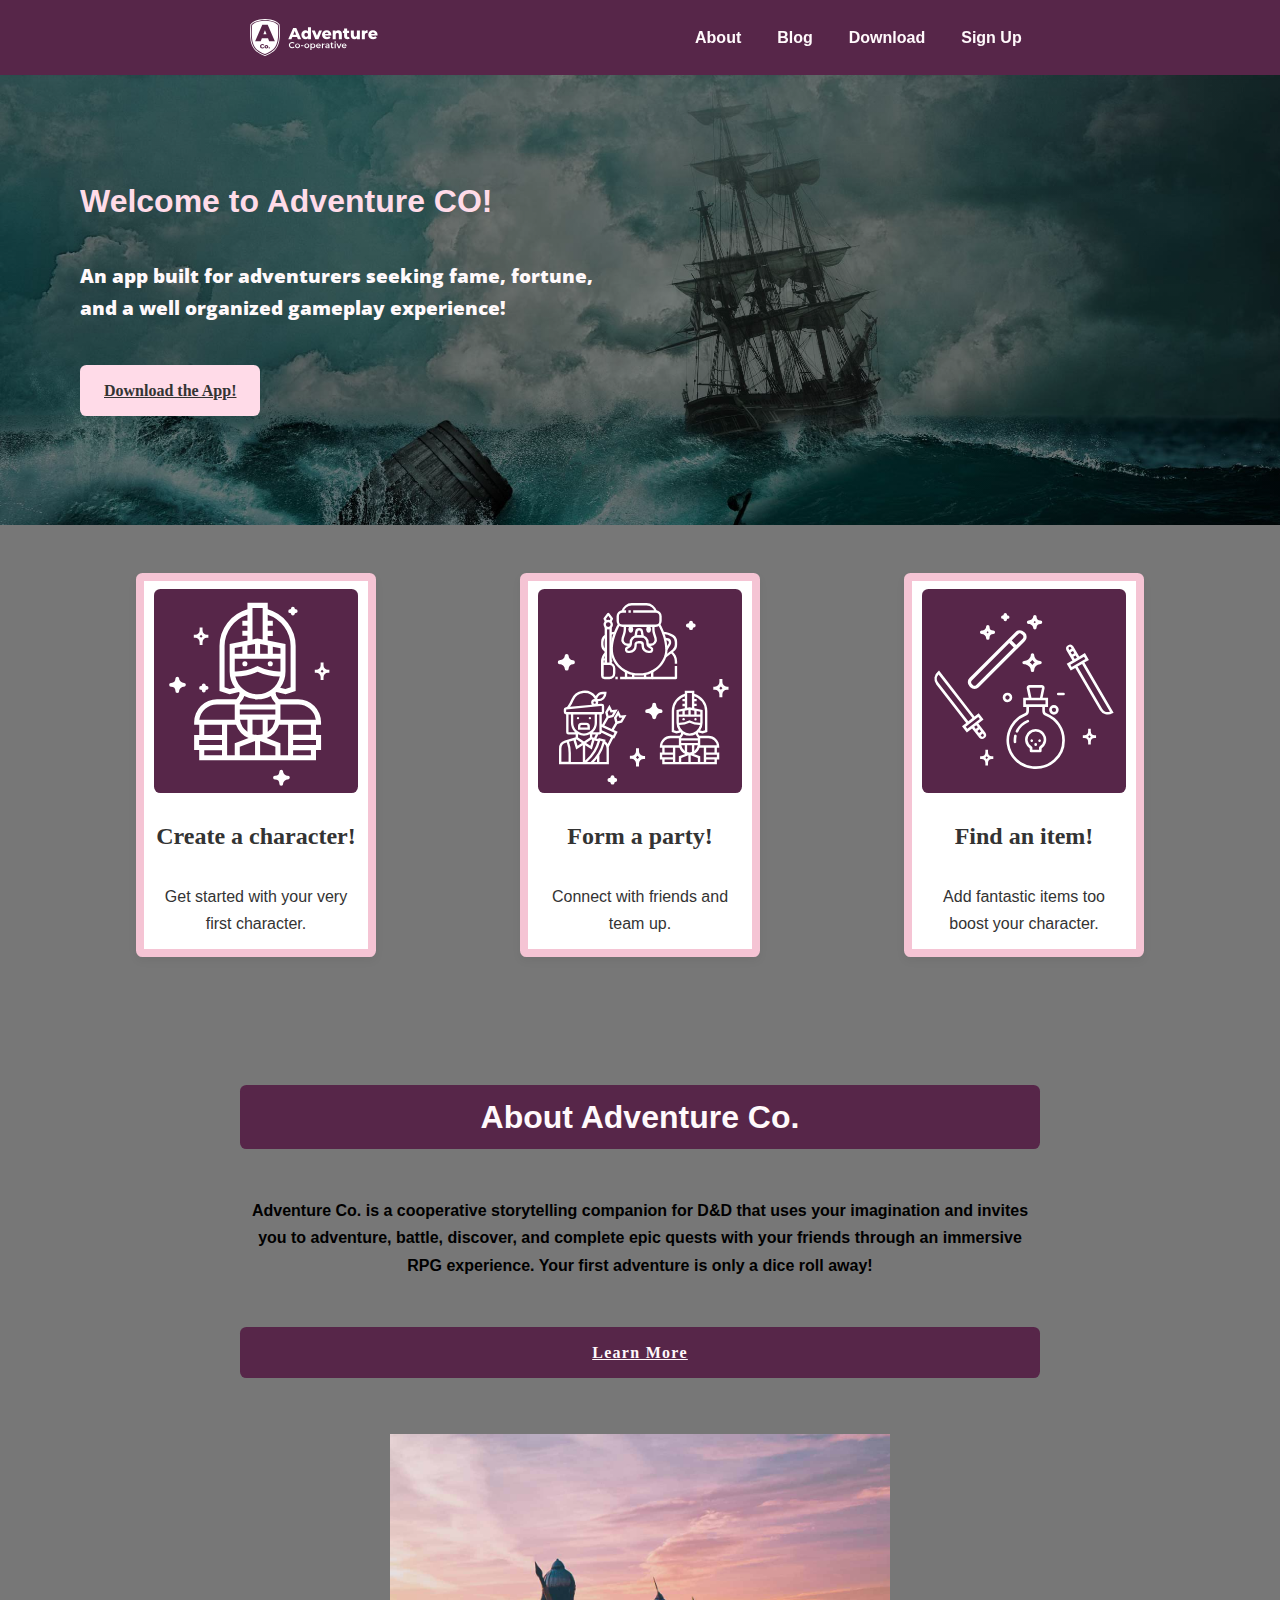
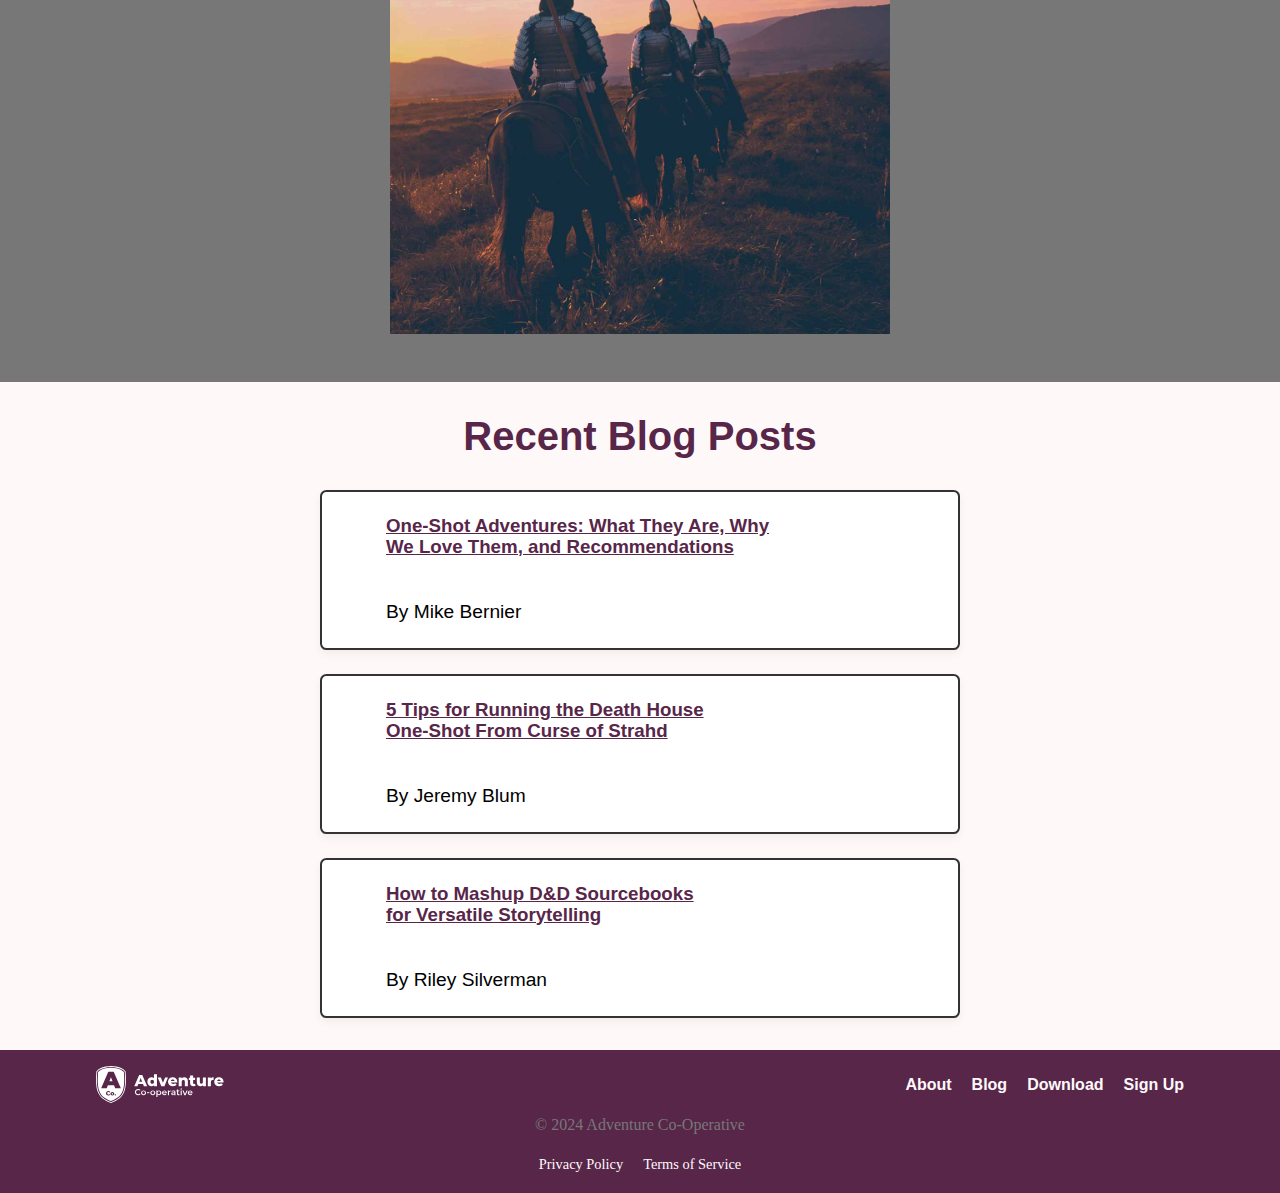
<file: index.html>
<!DOCTYPE html>
<html lang="en">
<head>
  <meta charset="UTF-8">
  <meta name="viewport" content="width=device-width, initial-scale=1.0">
  <link rel="stylesheet" href="css/reset.css">
  <link rel="stylesheet" href="css/main.css">
  <link rel="preconnect" href="https://fonts.googleapis.com">
<link rel="preconnect" href="https://fonts.gstatic.com" crossorigin>
<link href="https://fonts.googleapis.com/css2?family=Roboto+Serif:ital,opsz,wght@0,8..144,100..900;1,8..144,100..900&display=swap" rel="stylesheet">
<link rel="preconnect" href="https://fonts.googleapis.com">
<link rel="preconnect" href="https://fonts.gstatic.com" crossorigin>
<link href="https://fonts.googleapis.com/css2?family=Open+Sans:ital@0;1&display=swap" rel="stylesheet">
  <title>Adventure Co. Website Content</title>
</head>

<body>

  <header class="header">
    <div class="header__content container">
      <a href="#" class="header__logo">
        <img class="header__logo-icon" src="images/logo-ac.svg" alt="Adventure Co.">
      <!--insert logo and link to home page-->
      </a>

      <nav class="nav">
        <ul class="nav__list">
          <li ><a href="#" class="nav__link">About</a></li>
          <li ><a href="#" class="nav__link">Blog</a></li>
          <li ><a href="#" class="nav__link">Download</a></li>
          <li ><a href="#" class="nav__link">Sign Up</a></li>
        </ul>
      </nav>

    </div>
  </header>

<main class="main">
<!--Banner-->
  <section class="banner">
    <div class="banner__content container">
      <h1 class="banner__title">
        Welcome to Adventure CO!
      </h1>
      <p class="banner__text">
        An app built for adventurers seeking fame, fortune, and a well organized gameplay experience!
      </p>
      <a href="#" class="banner__btn btn">Download the App!</a>
      </div>
  </section>

  <!--Cards-->
  <section class="cards">
    <div class="cards__content container">

      <article class="cards__group">
      <img class="cards__group-icon" src="images/card-character.svg" alt="Character">
      <h2 class="cards__title">Create a character!</h2>
      <p class="cards__text">
        Get started with your very first character.
      </p>
      </article>
      <article class="cards__group">
      <img class="cards__group-icon" src="images/card-party.svg" alt="Party">
      <h2 class="cards__title">Form a party!</h2>
      <p class="cards__text">
        Connect with friends and team up.
      </p>
      </article>
      <article class="cards__group">
      <img class="cards__group-icon" src="images/card-items.svg" alt="Items">
      <h2 class="cards__title">Find an item!</h2>
      <p class="cards__text">
        Add fantastic items too boost your character.
      </p>
      </article>
    </div>
  </section>

  <!--About-->
  <section class="about">
    <div class="about__group container">
      <div class="about__content">
        <h2 class="about__title">About Adventure Co.</h2>
        <p class="about__text">
          Adventure Co. is a cooperative storytelling companion for D&D that uses your imagination and invites you to adventure, battle, discover, and complete epic quests with your friends through an immersive RPG experience. Your first adventure is only a dice roll away!
        </p>
        <a href="#" class="about__btn btn">Learn More</a>
      </div>
      <img class="about__img" src="images/about.jpg" alt="knights on horses">
    </div>
    </section>

<!--Posts-->
  <section class="post">
    <div class="container">
      <h2 class="post__title-big">Recent Blog Posts</h2>
      <div class="post__content">
      <article class="post__group">
        <h3><a href="blog-post.html" class="post__link">One-Shot Adventures: What They Are, Why We Love Them, and Recommendations
</a></h3>
        <p class="post__author">By Mike Bernier</p>
      </article>

      <article class="post__group">
        <h3><a href="#" class="post__link">5 Tips for Running the Death House One-Shot From Curse of Strahd
</a></h3>
        <p class="post__author">By Jeremy Blum</p>
      </article>

      <article class="post__group">
        <h3><a href="#" class="post__link">How to Mashup D&D Sourcebooks for Versatile Storytelling</a></h3>
        <p class="post__author">By Riley Silverman</p>
      </article>
       </div>
       </div>
</section>

</main>

<!--Footer-->
<footer class="footer">
  <div class="footer__content container">
    <a href="#" class="footer__logo">
        <img class="footer__logo-icon" src="images/logo-ac.svg" alt="Adventure Co.">
      <!--insert logo and link to home page-->
      </a>
    <!--insert logo and link<a ></a>-->
  <nav class="footer__nav">
    <ul class="footer-nav__list">
      <li><a href="#" class="footer-nav__link">About</a></li>
      <li><a href="#" class="footer-nav__link">Blog</a></li>
      <li><a href="#" class="footer-nav__link">Download</a></li>
      <li><a href="#" class="footer-nav__link">Sign Up</a></li>
    </ul>
  </nav>
  </div>

    <div class="footer__legal">
    <p class="footer__copy">© 2024 Adventure Co-Operative</p>
    <ul class="footer__policy">
    <li><a href="#" class="footer__policy-link">Privacy Policy</a></li>
    <li><a href="#" class="footer__policy-link">Terms of Service</a></li>
  </ul>
    </div>
</footer>

</body>
</html>
</file>
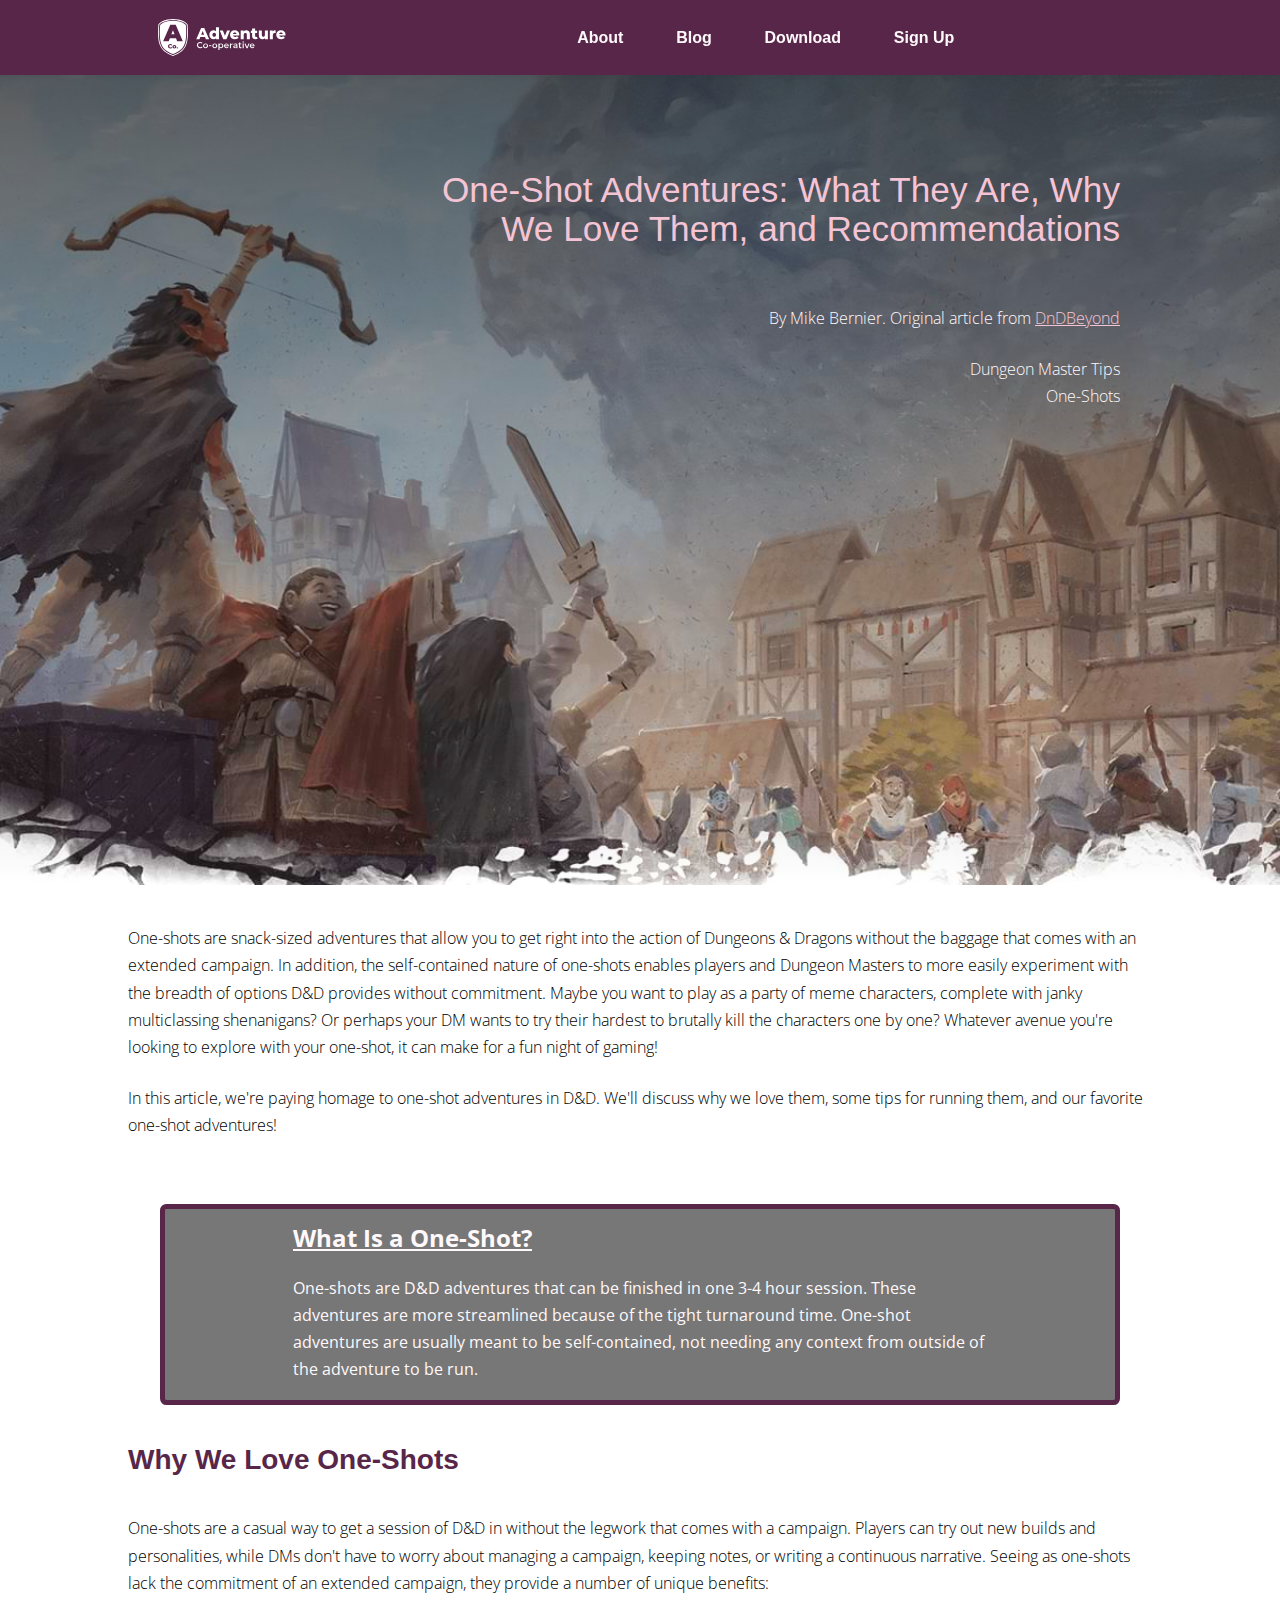
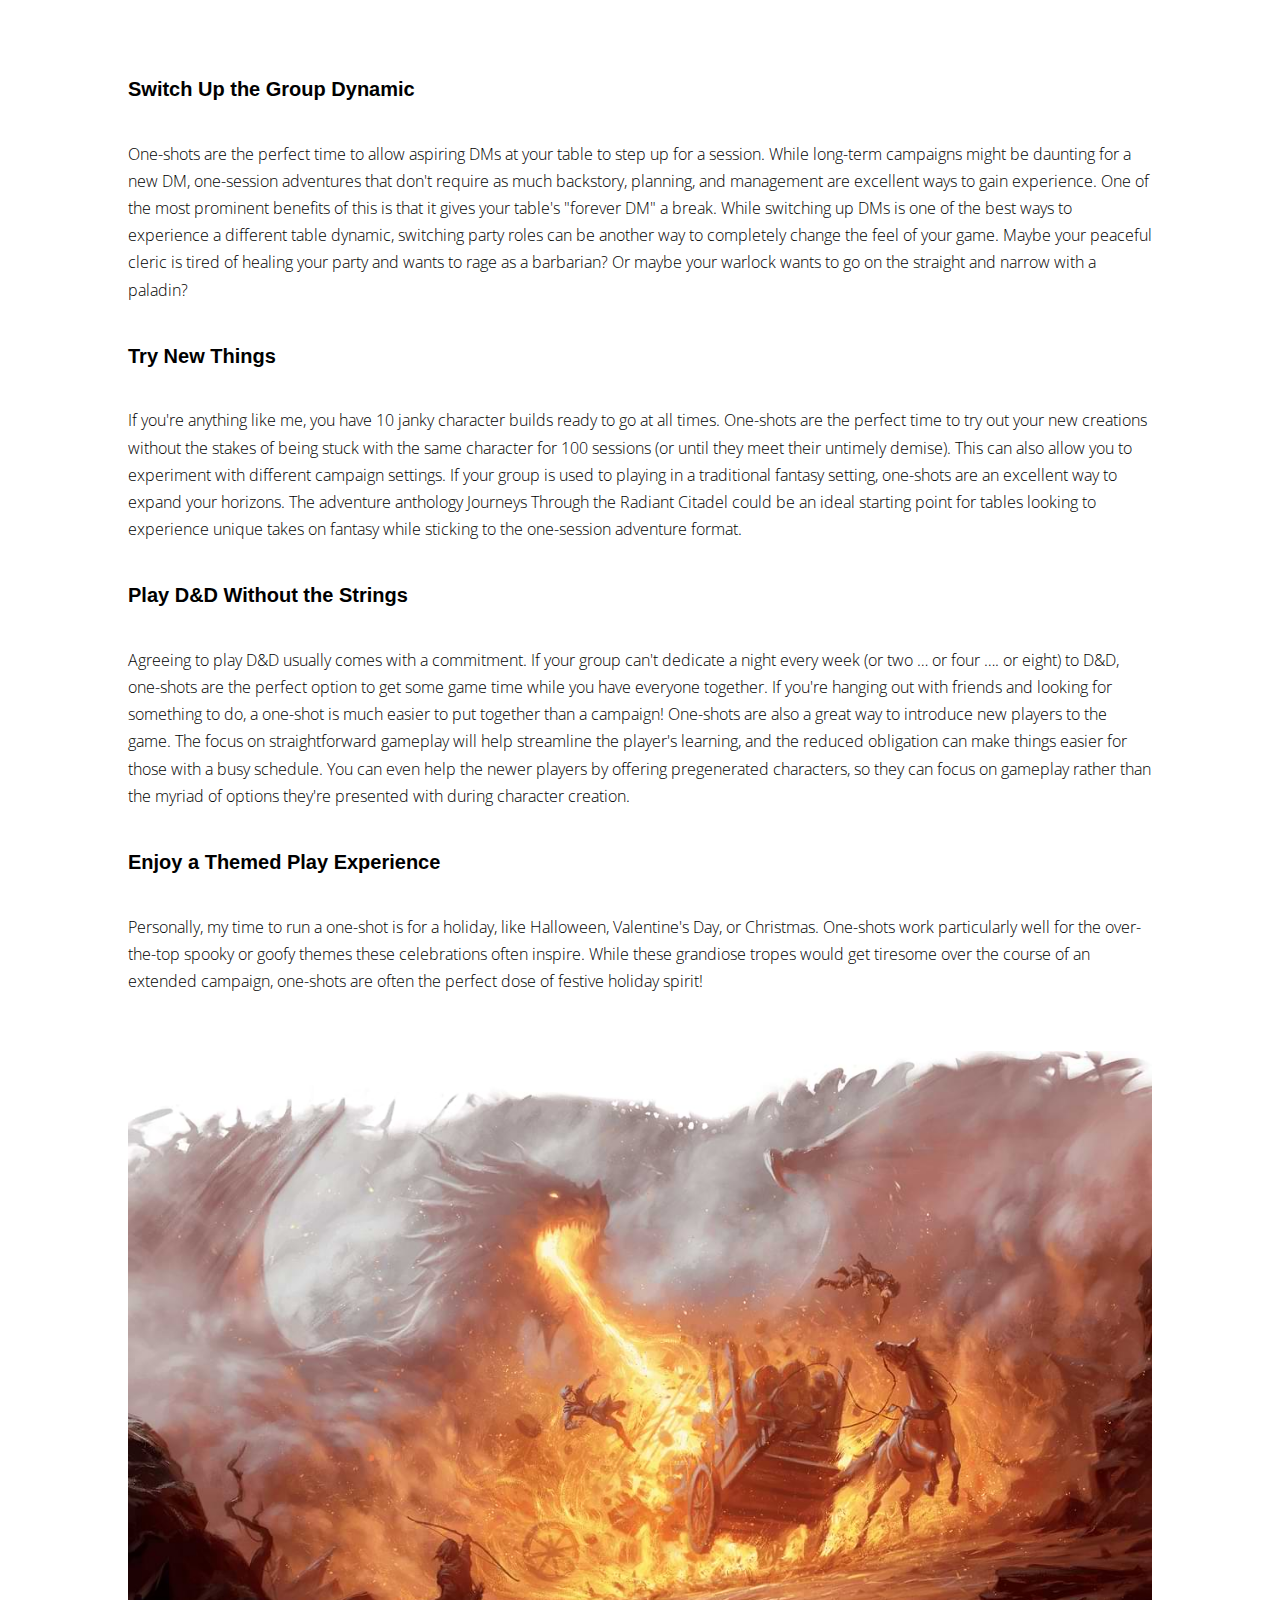
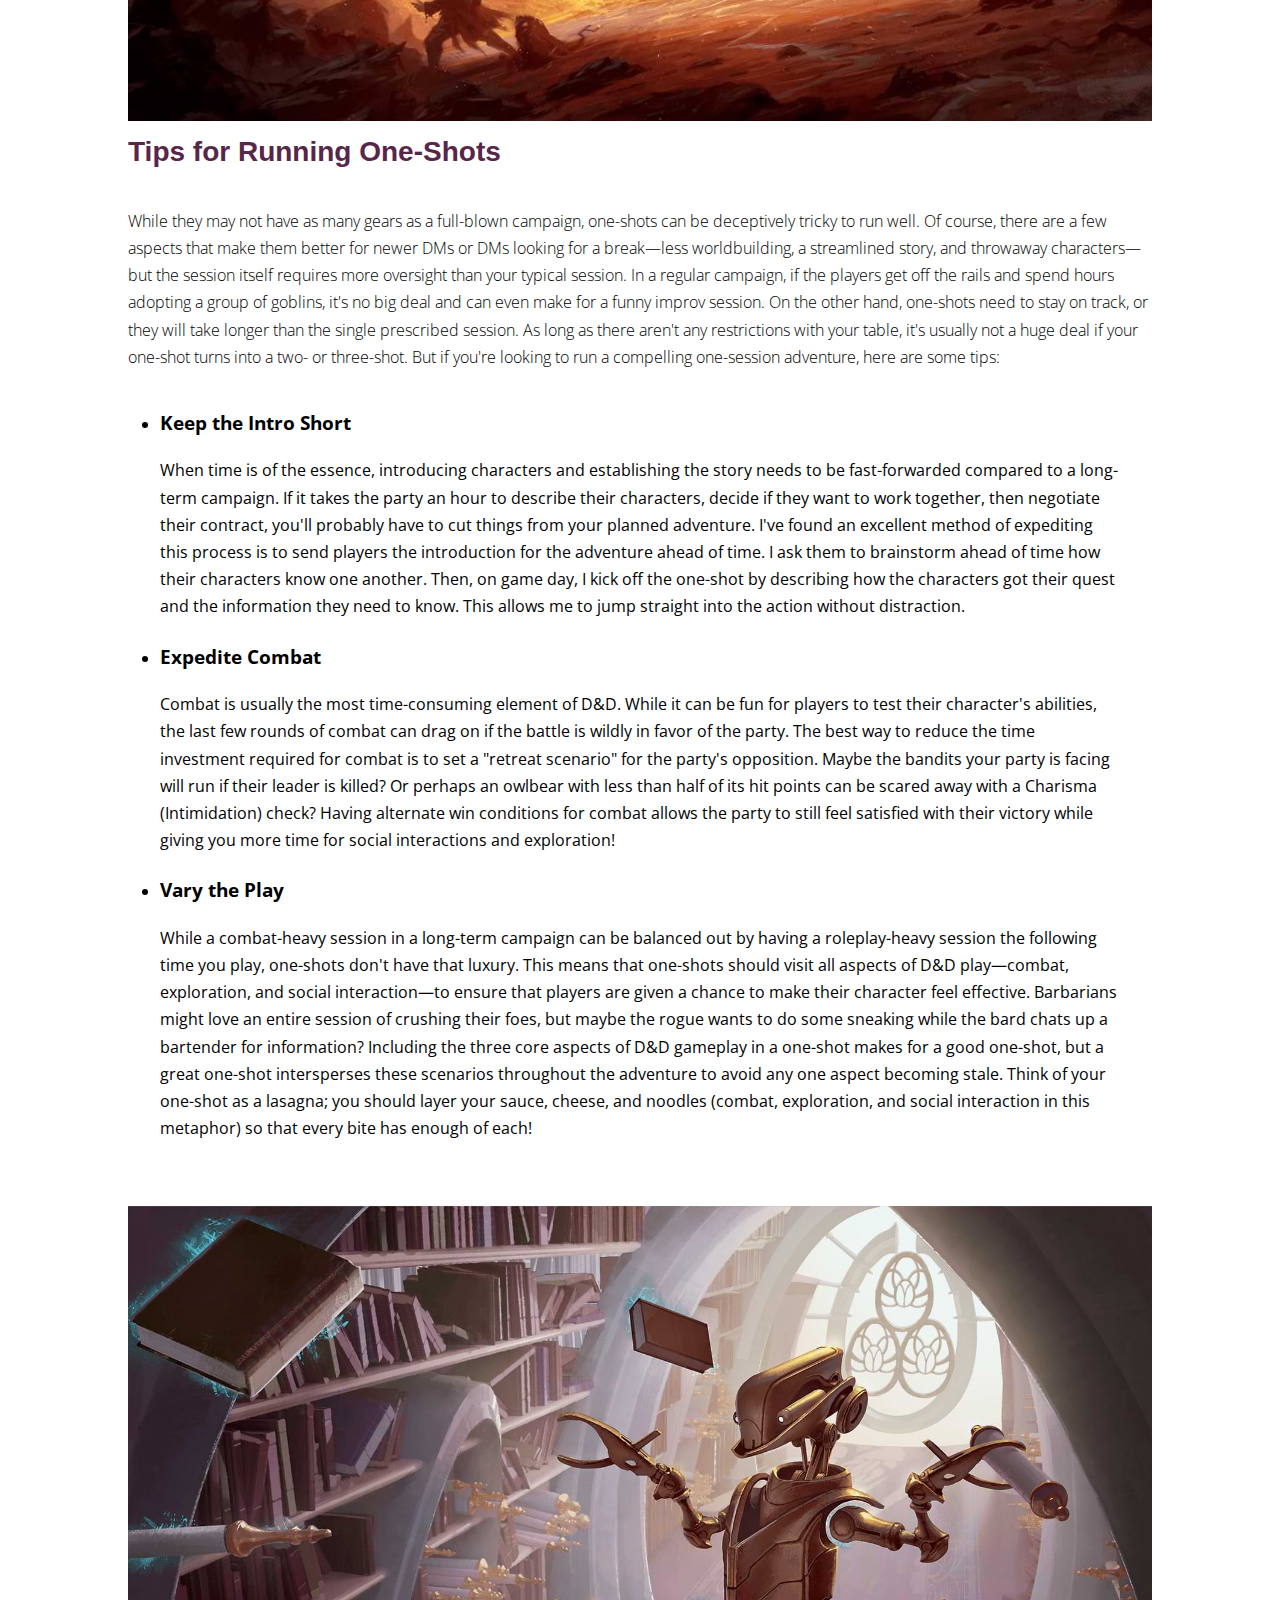
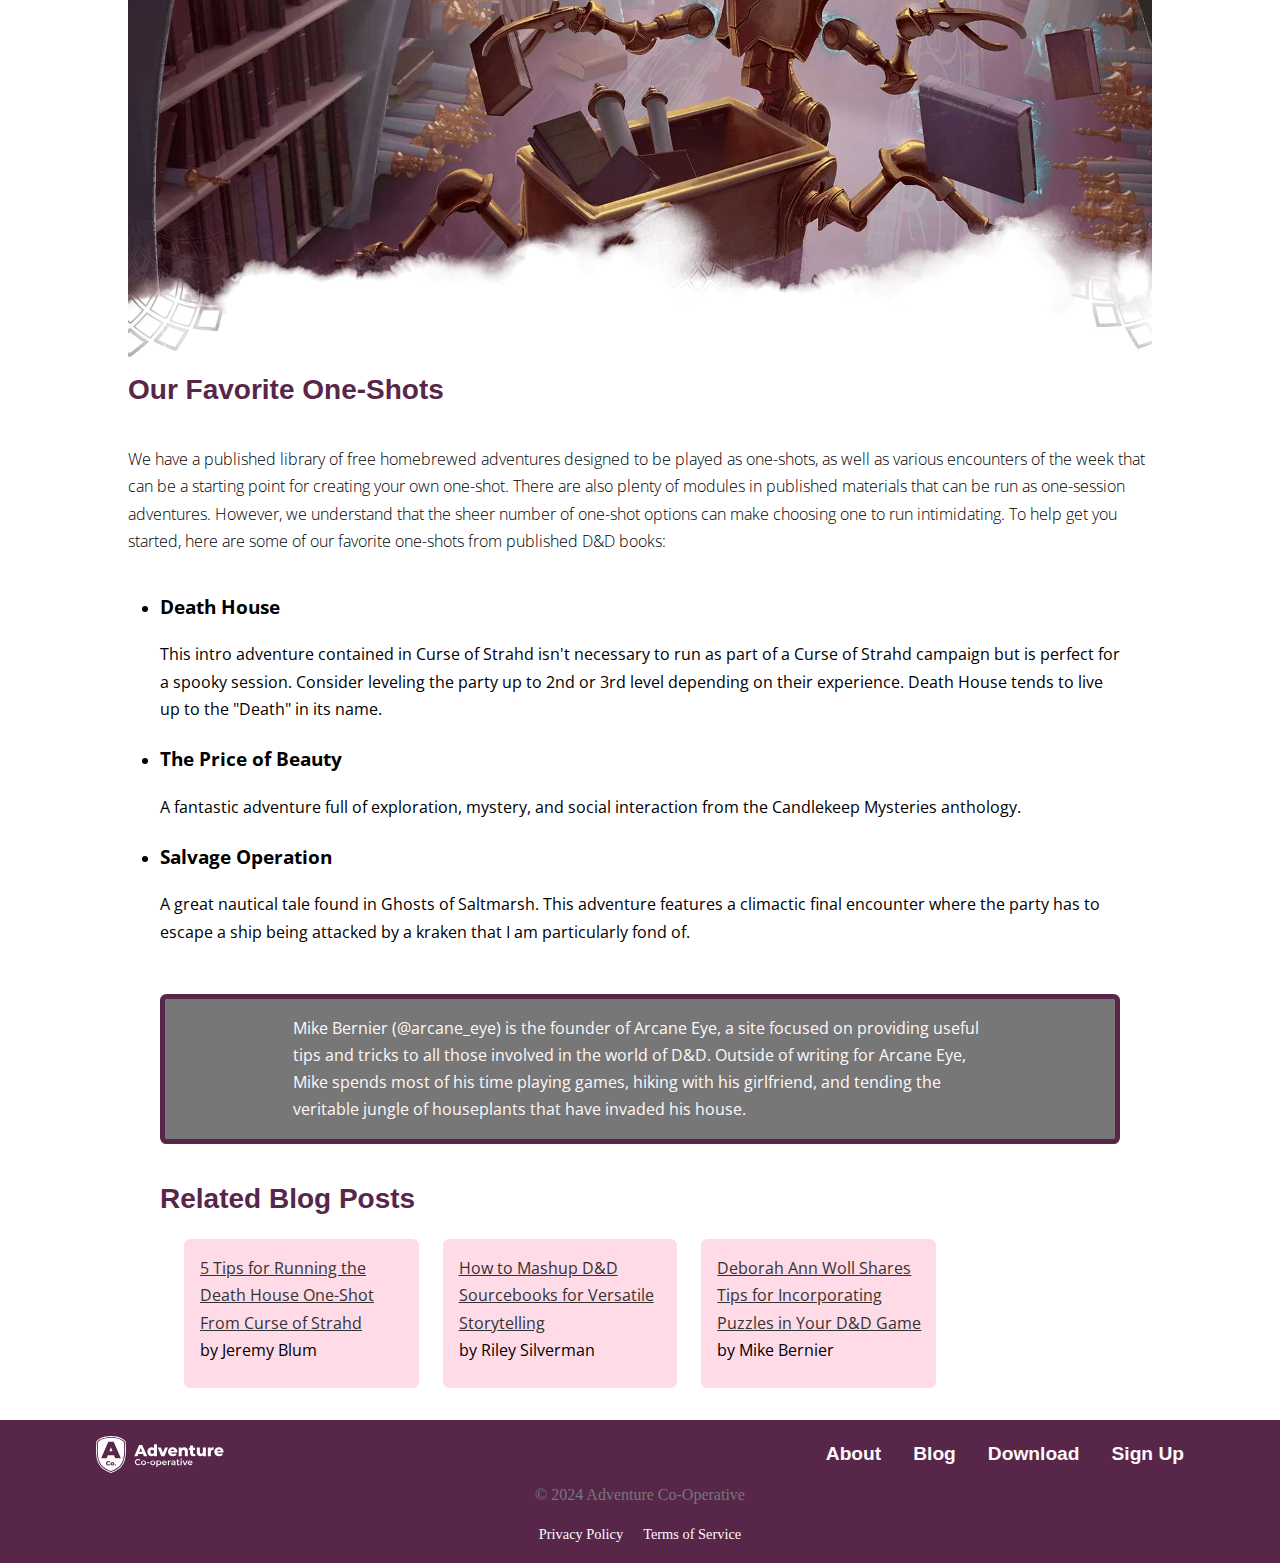
<file: blog-post.html>
<!DOCTYPE html>
<html lang="en">
<head>
  <meta charset="UTF-8">
  <meta name="viewport" content="width=device-width, initial-scale=1.0">
  <link rel="stylesheet" href="css/reset.css">
  <link rel="stylesheet" href="css/blog.css">
  <link rel="preconnect" href="https://fonts.googleapis.com">
<link rel="preconnect" href="https://fonts.gstatic.com" crossorigin>
<link href="https://fonts.googleapis.com/css2?family=Roboto+Serif:ital,opsz,wght@0,8..144,100..900;1,8..144,100..900&display=swap" rel="stylesheet">
<link rel="preconnect" href="https://fonts.googleapis.com">
<link rel="preconnect" href="https://fonts.gstatic.com" crossorigin>
<link href="https://fonts.googleapis.com/css2?family=Open+Sans:ital@0;1&display=swap" rel="stylesheet">
  <title>One-Shot Adventures</title>
</head>
<body>

<header class="header">
  <div class="header__content container">
      <a href="#" class="header__logo">
        <img class="header__logo-icon" src="images/logo-ac.svg" alt="Adventure Co.">
      <!--insert logo and link to home page-->
      </a>
       
      </a>

      <nav class="nav">
        <ul class="nav__list">
          <li class="nav__item"><a href="#" class="nav__link">About</a></li>
          <li class="nav__item"><a href="#" class="nav__link">Blog</a></li>
          <li class="nav__item"><a href="#" class="nav__link">Download</a></li>
          <li class="nav__item"><a href="#" class="nav__link">Sign Up</a></li>
        </ul>
      </nav>
</div>
</header>

<main>
  <!-- Info -->
  <section class="article">
  
      <div class="article__content container">
      <h1 class="article__title">
        One-Shot Adventures: What They Are, Why We Love Them, and Recommendations
      </h1>
      <div class="article__info">
      <p class="article__author">By Mike Bernier. Original article from  
        <a class="org__article" href="https://www.dndbeyond.com/posts/1300-one-shot-adventures-what-they-are-why-we-love-them" class="article__source-link" rel="noopener">DnDBeyond</a> </p>
      
      <ul class="article__tag">
        <li>Dungeon Master Tips</li>
        <li>One-Shots</li>
      </ul>
     </div>
    </div>
  </section>

  <!-- Intro -->
  <section class="article__intro">
    <p>
      One-shots are snack-sized adventures that allow you to get right into the action of Dungeons & Dragons without the baggage that comes with an extended campaign. In addition, the self-contained nature of one-shots enables players and Dungeon Masters to more easily experiment with the breadth of options D&D provides without commitment. Maybe you want to play as a party of meme characters, complete with janky multiclassing shenanigans? Or perhaps your DM wants to try their hardest to brutally kill the characters one by one? Whatever avenue you're looking to explore with your one-shot, it can make for a fun night of gaming!
    </p>
    <p>
      In this article, we're paying homage to one-shot adventures in D&D. We'll discuss why we love them, some tips for running them, and our favorite one-shot adventures!
    </p>
  </section>

  <!-- Call Out -->
   <section class="article__callout">
    <h2 class="article__callout-title">What Is a One-Shot?</h2>
    <p class="article__callout-content">One-shots are D&D adventures that can be finished in one 3-4 hour session. These adventures are more streamlined because of the tight turnaround time. One-shot adventures are usually meant to be self-contained, not needing any context from outside of the adventure to be run.</p>
    </section>

    <!-- Content-->
     <section class="article__content">
      <div class="article__reason">
      <h2 class="article__heading">Why We Love One-Shots</h2>
      <p class="article__paragraph">One-shots are a casual way to get a session of D&D in without the legwork that comes with a campaign. Players can try out new builds and personalities, while DMs don't have to worry about managing a campaign, keeping notes, or writing a continuous narrative.
      Seeing as one-shots lack the commitment of an extended campaign, they provide a number of unique benefits:
      </p>
      </div>
      <h3 class="article__heading-small">Switch Up the Group Dynamic</h3>
      <p class="article__paragraph">One-shots are the perfect time to allow aspiring DMs at your table to step up for a session. While long-term campaigns might be daunting for a new DM, one-session adventures that don't require as much backstory, planning, and management are excellent ways to gain experience. One of the most prominent benefits of this is that it gives your table's "forever DM" a break.
      While switching up DMs is one of the best ways to experience a different table dynamic, switching party roles can be another way to completely change the feel of your game. Maybe your peaceful cleric is tired of healing your party and wants to rage as a barbarian? Or maybe your warlock wants to go on the straight and narrow with a paladin?
      </p>
      <h3 class="article__heading-small">Try New Things</h3>
      <p class="article__paragraph">If you're anything like me, you have 10 janky character builds ready to go at all times. One-shots are the perfect time to try out your new creations without the stakes of being stuck with the same character for 100 sessions (or until they meet their untimely demise).
      This can also allow you to experiment with different campaign settings. If your group is used to playing in a traditional fantasy setting, one-shots are an excellent way to expand your horizons. The adventure anthology Journeys Through the Radiant Citadel could be an ideal starting point for tables looking to experience unique takes on fantasy while sticking to the one-session adventure format.
      </p>
      <h3 class="article__heading-small">Play D&D Without the Strings</h3>
      <p class="article__paragraph">Agreeing to play D&D usually comes with a commitment. If your group can't dedicate a night every week (or two … or four …. or eight) to D&D, one-shots are the perfect option to get some game time while you have everyone together. If you're hanging out with friends and looking for something to do, a one-shot is much easier to put together than a campaign!
      One-shots are also a great way to introduce new players to the game. The focus on straightforward gameplay will help streamline the player's learning, and the reduced obligation can make things easier for those with a busy schedule. You can even help the newer players by offering pregenerated characters, so they can focus on gameplay rather than the myriad of options they're presented with during character creation.
      </p>
      <h3 class="article__heading-small">Enjoy a Themed Play Experience</h3>
      <p class="article__paragraph">Personally, my time to run a one-shot is for a holiday, like Halloween, Valentine's Day, or Christmas. One-shots work particularly well for the over-the-top spooky or goofy themes these celebrations often inspire. While these grandiose tropes would get tiresome over the course of an extended campaign, one-shots are often the perfect dose of festive holiday spirit!
      </p>
      <img class="article__img" src="images/blog-image-dragon.jpg" alt="dragon">

      <h2 class="article__heading">Tips for Running One-Shots</h2>
      <p class="article__paragraph">While they may not have as many gears as a full-blown campaign, one-shots can be deceptively tricky to run well. Of course, there are a few aspects that make them better for newer DMs or DMs looking for a break—less worldbuilding, a streamlined story, and throwaway characters—but the session itself requires more oversight than your typical session. In a regular campaign, if the players get off the rails and spend hours adopting a group of goblins, it's no big deal and can even make for a funny improv session. On the other hand, one-shots need to stay on track, or they will take longer than the single prescribed session.
      As long as there aren't any restrictions with your table, it's usually not a huge deal if your one-shot turns into a two- or three-shot. But if you're looking to run a compelling one-session adventure, here are some tips:
      </p>

      <ul class="article__tips">
        <li>
          <h3>Keep the Intro Short</h3>
          <p>When time is of the essence, introducing characters and establishing the story needs to be fast-forwarded compared to a long-term campaign. If it takes the party an hour to describe their characters, decide if they want to work together, then negotiate their contract, you'll probably have to cut things from your planned adventure.
          I've found an excellent method of expediting this process is to send players the introduction for the adventure ahead of time. I ask them to brainstorm ahead of time how their characters know one another. Then, on game day, I kick off the one-shot by describing how the characters got their quest and the information they need to know. This allows me to jump straight into the action without distraction.
          </p>
        </li>
        <li>
          <h3>Expedite Combat</h3>
          <p>Combat is usually the most time-consuming element of D&D. While it can be fun for players to test their character's abilities, the last few rounds of combat can drag on if the battle is wildly in favor of the party.
            The best way to reduce the time investment required for combat is to set a "retreat scenario" for the party's opposition. Maybe the bandits your party is facing will run if their leader is killed? Or perhaps an owlbear with less than half of its hit points can be scared away with a Charisma (Intimidation) check?
            Having alternate win conditions for combat allows the party to still feel satisfied with their victory while giving you more time for social interactions and exploration!
          </p>
        </li>
        <li>
          <h3>Vary the Play</h3>
          <p>While a combat-heavy session in a long-term campaign can be balanced out by having a roleplay-heavy session the following time you play, one-shots don't have that luxury. This means that one-shots should visit all aspects of D&D play—combat, exploration, and social interaction—to ensure that players are given a chance to make their character feel effective. Barbarians might love an entire session of crushing their foes, but maybe the rogue wants to do some sneaking while the bard chats up a bartender for information?
          Including the three core aspects of D&D gameplay in a one-shot makes for a good one-shot, but a great one-shot intersperses these scenarios throughout the adventure to avoid any one aspect becoming stale. Think of your one-shot as a lasagna; you should layer your sauce, cheese, and noodles (combat, exploration, and social interaction in this metaphor) so that every bite has enough of each!
          </p>
        </li>
      </ul>
      <img class="article__img-robot" src="images/blog-image-robot.jpg" alt="robot">

      <h2 class="article__heading">Our Favorite One-Shots</h2>
      <p class="article__paragraph">We have a published library of free homebrewed adventures designed to be played as one-shots, as well as various encounters of the week that can be a starting point for creating your own one-shot. There are also plenty of modules in published materials that can be run as one-session adventures. However, we understand that the sheer number of one-shot options can make choosing one to run intimidating. To help get you started, here are some of our favorite one-shots from published D&D books:</p>
      <ul class="article__tips">
        <li>
          <h3>Death House</h3>
          <p>This intro adventure contained in Curse of Strahd isn't necessary to run as part of a Curse of Strahd campaign but is perfect for a spooky session. Consider leveling the party up to 2nd or 3rd level depending on their experience. Death House tends to live up to the "Death" in its name.</p>
        </li>
        <li>
          <h3>The Price of Beauty</h3>
          <p>A fantastic adventure full of exploration, mystery, and social interaction from the Candlekeep Mysteries anthology.</p>
        </li>
        <li>
          <h3>Salvage Operation</h3>
          <p>A great nautical tale found in Ghosts of Saltmarsh. This adventure features a climactic final encounter where the party has to escape a ship being attacked by a kraken that I am particularly fond of.</p>
        </li>
      </ul>

     </section>

<!-- Article founder -->
 <footer class="article__callout">
  <p class="article__callout-content">Mike Bernier (@arcane_eye) is the founder of Arcane Eye, a site focused on providing useful tips and tricks to all those involved in the world of D&D. Outside of writing for Arcane Eye, Mike spends most of his time playing games, hiking with his girlfriend, and tending the veritable jungle of houseplants that have invaded his house.</p>
 </footer>
</article>

 <!-- related -->
 <section class="related container">
  <h2 class="related__title">Related Blog Posts</h2>
  <ul class="related__list">
    <li class="related__item">
      <a href="#" class="related__link">5 Tips for Running the Death House One-Shot From Curse of Strahd</a>
      <p class="related__author">by Jeremy Blum</p>
    </li>
    <li class="related__item">
      <a href="#" class="related__link">How to Mashup D&D Sourcebooks for Versatile Storytelling</a>
      <p class="related__author">by Riley Silverman</p>
    </li>
    <li class="related__item">
      <a href="#" class="related__link">Deborah Ann Woll Shares Tips for Incorporating Puzzles in Your D&D Game</a>
      <p class="related__author">by Mike Bernier</p>
    </li>
  </ul>
</section>

</main>

<!--Footer-->
<footer class="footer">
  <div class="footer__content container">
    <a href="#" class="footer__logo">
        <img class="footer__logo-icon" src="images/logo-ac.svg" alt="Adventure Co.">
      <!--insert logo and link to home page-->
      </a>
    <!--insert logo and link<a ></a>-->
  <nav class="footer__nav">
    <ul class="footer-nav__list">
      <li><a href="#" class="footer-nav__link">About</a></li>
      <li><a href="#" class="footer-nav__link">Blog</a></li>
      <li><a href="#" class="footer-nav__link">Download</a></li>
      <li><a href="#" class="footer-nav__link">Sign Up</a></li>
    </ul>
  </nav>
  </div>

    <div class="footer__legal">
    <p class="footer__copy">© 2024 Adventure Co-Operative</p>
    <ul class="footer__policy">
    <li><a href="#" class="footer__policy-link">Privacy Policy</a></li>
    <li><a href="#" class="footer__policy-link">Terms of Service</a></li>
  </ul>
    </div>
</footer>
</body>
</html>
</file>
<file: css/main.css>
:root {
  /* ===== Colors ===== */
  --clr-bg: #fff9fb;              
  --clr-surface: #ffffff;         
  --clr-primary: #572649;         
  --clr-primary-light: #f5c4d4;  
  --clr-accent: #ffdbe8;         
  --clr-text: #333333;
  --clr-muted: #777777;
  --clr-border: #fef8f8;

  /* ===== Typography ===== */
  --ff-heading: 'Roboto', sans-serif;
  --ff-body: 'Open Sans', sans-serif;


  --max-width: 70rem;
  --radius: 0.40rem;
}
 


body {
  line-height: 1.7;
  margin: 0;
}

.container {
  width: min(90%, 70rem);
  margin-inline: auto;
}

.header {
  background: var(--clr-primary);
  box-shadow: 0 2px 4px rgba(0, 0, 0, 0.04);
  position: sticky;
  top: 0;
  z-index: 10;
}

.header__content {
  display: flex;
  justify-content: space-around;
  align-items: center;
  flex-wrap: wrap;
  padding: 1rem;
}

.nav__list {
  display: flex;
  gap: 1.25rem;
  list-style: none;
  margin: 0;
  padding: 0;
  flex-wrap: wrap;
  align-items: space-between;
  
}

.nav__link {
  font-family: var(--ff-heading);
  color: var(--clr-bg);
  text-decoration: none;
  font-weight: 600;
  display: block;
  height: 100%;
  padding: 0.5rem;
}

.nav__link:is(:hover, :focus){
  color: var(--clr-accent);
  text-decoration: underline;
  
}

.header__logo-icon {
  color: var(--clr-primary);
  width: 8rem;
  height: auto;
  display: inline-block;
  fill: currentColor;
  vertical-align: middle;
  background-color: var(--clr-primary);
}


/* banner */
.banner {
  background-image: 
  linear-gradient(to bottom, #0008, #0008),
  url('../images/hero-banner.jpg');
  background-position: center;
  background-size: cover;
}

.banner .container{
  min-height: 50vh;
  display: flex;
  flex-direction: column;
  justify-content: center;
  align-items: flex-start;
  padding-top: 3rem;
  padding-bottom: 3rem;
  font-weight: 900;
}

h1.banner__title {
  color: var(--clr-accent);
  font-family: var(--ff-heading);
}

p.banner__text{
  font-family: var(--ff-body);
  font-size: 1.2rem;
  color: var(--clr-bg);
  max-width: 50ch;
  padding-top: 1rem;
  padding-bottom: 1rem;
}

.btn {
  color: var(--clr-text);
  background-color: var(--clr-accent);
  padding: 0.75rem 1.5em;
  border-radius: .40rem;
}

.btn:hover {
  background-color: var(--clr-primary);
  color: var(--clr-bg);
}

/* card*/
.cards{
  background-color: var(--clr-muted);
  padding-block: 3rem;
  text-align: center;
  display: flex;
  justify-content: center;
  align-items: center;
}

.cards__content{
display: grid;
grid-template-columns: (1, 1fr);
justify-items: center;
gap: 2rem;
}

.cards__group {
  display: flex;
  flex-direction: column;
  justify-content: space-between;
  align-items: center;
  background-color: var(--clr-surface);
  border: var(--clr-primary-light) 0.5rem solid;
  box-shadow: 0 4px 10px rgba(0, 0, 0, 0.05);
  transition: all 0.3s ease;
  border-radius: .40rem;
  max-width: 15rem;
  min-height: 24rem;
  width: 100%;
}

.cards__group:hover {
box-shadow: 0 6px 15px rgb(0, 0, 0, 0.08);
border-color: var(--clr-primary);
}


.cards__title, .cards__text {
  font-weight: 600;
  color: var(--clr-text);
  display: flex;
  text-wrap: wrap;
  margin-left: 0.75rem;
  margin-right: 0.75rem;
  margin-bottom: 0.75rem;
}

.cards__text {
  font-family: var(--ff-heading);
font-weight: 400;
}

.cards__group-icon {
  padding-left: 2rem;
  color: var(--clr-bg);
  background-color: var(--clr-primary);
  padding: 0.125rem;
  margin: 0.50rem;
  border-radius: var(--radius);
}

/* about */
.about {
  background-color: var(--clr-muted);
  padding: 3rem 5rem;
}

.about__group {
  display: grid;
  flex-wrap: no-wrap;
  flex-direction: row;
  align-items: stretch;
  justify-content: space-between;
  gap: 3rem;
  max-width: 50rem;
  
  }

 .about__content {
  flex: 1 1 40%;
  font-weight: 400;
  display: flex;
  flex-direction: column;
  padding-block: 2rem;
  gap: 1.5rem;
  justify-content: center;
  text-align: center;
  
  
 }

.about__img {
  display: block;
  margin-inline: auto;
  width: 100%;
  max-width: 500px;
  height: 100%;
}

.about__text{
  font-family: var(--ff-heading);
  font-weight: bold;
  font-size: 1rem;
}

.about__title {
  font-family: var(--ff-heading);
  font-size: 2rem;
  line-height: 1;
  color: var(--clr-bg);
  background-color: var(--clr-primary);
  padding: 1rem;
  border-radius: var(--radius);
}

.about__btn {
display: inline-block;
background-color: var(--clr-primary);
color: var(--clr-bg);
font-weight: 550;
letter-spacing: .08rem;
}

.about__btn:hover {
  background-color: var(--clr-primary-light);
  border: 1px solid var(--clr-primary-light);
  color: var(--clr-text);
}

/* posts */
.post {
  background-color: var(--clr-border);
  padding: 2rem 
}

.post__title-big {
  font-family: var(--ff-heading);
  font-size: 2.5rem;
  color: var(--clr-primary);
  margin-bottom: 2rem;
  text-align: center;
  width: 100%;

}

.post__content {
  display: grid;
  grid-template-columns: (1, 1fr);
  gap: 1.5rem;
  justify-content: center;
  max-width: 70rem;
  margin-inline: auto;
  align-items: center;
  max-width: 50rem;
  padding-right: 5rem;
  padding-left: 5rem;
}

.post__group {
  font-family: var(--ff-heading);
  background-color: var(--clr-surface);
  border: 2px solid var(--clr-text);
  border-radius: var(--radius);
  box-shadow: 0 4px 10px rgba(0, 0, 0, 0.05);
  padding: 1.5rem 4rem;
  display: flex;
  flex-direction: column;
  justify-content: space-between;
  padding-bottom: .04rem;
}

.post__author {
  font-size: 1.2rem;
}

.post__link{
  color: var(--clr-primary);
}

.post__link:hover{
  color: var(--clr-text)
}

/* footer */ 

.footer {
 background-color: var(--clr-primary);
 color: var(--clr-bg);
 padding-block: 1rem;
 text-align: center;
 gap: 0.5rem;
}

.footer__content {
  max-width: 70rem;
  margin-inline: auto;
  padding-inline: 1rem;
  display: flex;
  align-items: center;
  justify-content: space-around;
  flex-wrap: wrap;
}

.footer__logo-icon {
  color: var(--clr-primary);
  width: 8rem;
  height: auto;
  display: inline-block;
  fill: currentColor;
  vertical-align: middle;
  background-color: var(--clr-primary);
  }

.footer-nav__list {
  display: flex;
  flex-wrap: wrap;
  gap: 1.25rem;
  margin: 0;
  padding: 0;
  list-style-type: none;
  font-family: var(--ff-heading);
  justify-content: space-between;
  color: var(--clr-bg);
}

.footer-nav__link {
  font-size: 1rem;
  text-decoration: none;
  color: var(--clr-bg);
  position: relative;
  transition: var(--transition);
  font-weight: 600;
}

.footer-nav__link:hover,
.footer-nav__link:focus{
  color: var(--clr-primary-light);
  text-decoration: underline;
}
.footer__logo-icon {
  color: var(--clr-primary);
  width: 8rem;
  height: auto;
  display: inline-block;
  fill: currentColor;
  vertical-align: middle;
  background-color: var(--clr-primary);
}


.footer__legal {
  margin-top: .25rem;
  padding-top: .25rem;
  text-align: center;
  display: flex;
  flex-direction: column;
}

.footer__copy {
  color: var(--clr-muted);
  margin-bottom: 0.75rem;
}

.footer__policy{
  list-style: none;
  display: flex;
  justify-content: center;
  gap: 1.25rem;
  padding: 0;
  margin: 0;
}

.footer__policy-link {
  color: var(--clr-bg);
  text-decoration: none;
  font-size: 0.9rem;
}

@media only screen and (min-width: 45em){
  .about__group{
    flex-direction: row;
    align-items: center;
    gap: 1.5rem;
  }

  .cards__content{
     display: grid;
    grid-template-columns: repeat(2, 1fr);
    gap: 2rem;
    justify-items: center;
  }

  .post__content{
    grid-template-columns: repeat(2, 1fr);
  }

  .footer__content{
    flex-direction: row;
    justify-content: space-between;
    align-items: center;
  }
}

@media only screen and (min-width: 65em){
.cards__content {
  grid-template-columns: repeat(3, 1fr);
}

 .post__content{
    grid-template-columns: repeat(1, 1fr);
  }

  .post__group{
   line-height: 1.4rem;
   min-height: 10rem;
   display: flex;
   flex-direction: column;
   justify-content: space-between;
   align-items: stretch;
  
}
}
</file>
<file: css/blog.css>
:root {
  /* ===== Colors ===== */
  --clr-bg: #fff9fb;              
  --clr-surface: #ffffff;         
  --clr-primary: #572649;         
  --clr-primary-light: #f5c4d4;  
  --clr-accent: #ffdbe8;         
  --clr-text: #333333;
  --clr-muted: #777777;
  --clr-border: #fef8f8;
  --clr-bright: #ff6f91;

  /* ===== Typography ===== */
  --ff-heading: 'Roboto', sans-serif;
  --ff-body: 'Open Sans', sans-serif;


  --max-width: 70rem;
  --radius: 0.40rem;
}

body {
  line-height: 1.7;
  margin: 0;
}

.container {
  width: min(90%, 70rem);
  
}

.header {
  background: var(--clr-primary);
  box-shadow: 0 2px 4px rgba(0, 0, 0, 0.04);
  position: sticky;
  top: 0;
  z-index: 10;
}

.header__content {
  display: flex;
  justify-content: space-around;
  align-items: center;
  flex-wrap: wrap;
  padding: 1rem;
}

.nav__list {
  display: flex;
  gap: 2.3rem;
  list-style: none;
  margin: 0;
  padding: 0;
  flex-wrap: wrap;
  align-items: space-between;
}

.nav__link {
  font-family: var(--ff-heading);
  color: var(--clr-bg);
  text-decoration: none;
  font-weight: 600;
  display: block;
  height: 100%;
  padding: 0.5rem;
}

.nav__link:is(:hover, :focus){
  color: var(--clr-accent);
  text-decoration: underline;
}

.header__logo-icon {
  color: var(--clr-primary);
  width: 8rem;
  height: auto;
  display: inline-block;
  fill: currentColor;
  vertical-align: middle;
  background-color: var(--clr-primary);
  
}

/* call out */
.article {
  background-image: 
  linear-gradient(to bottom, rgba(0, 0, 0, 0.6), rgba(255, 255, 255, 0)),
  url('../images/blog-image-adventurers.jpg');
  background-position: center;
  background-size: cover;
  align-items: flex-start;
  text-align: right;
  position: relative;
}

.article .container{
display: flex;
padding-top: 6rem;
min-height: 90vh;
padding-bottom: 18rem;
}

.article__content {
  display: flex;
  flex-direction: column;
}

.article__title {
  font-family: var(--ff-heading);
  color: var(--clr-primary-light);
  font-weight: 500;
}

.org__article{
  color: var(--clr-primary-light);
}

.org__article:hover{
  color: var(--clr-primary);
}

.article__info {
  display: flex;
  flex-direction: column;
  color: var(--clr-bg);
  font-size: 1rem;
  padding-top: 2rem;
  font-family: var(--ff-body);
  font-weight: 300;
}

.article__tag {
  list-style-type: none;
}

.article__intro {
  padding: 2.5rem 10rem;
  font-family: var(--ff-body);
  font-weight: 300;
}

.article__callout {
  
  flex: flex;
  background-color: var(--clr-muted);
  padding: 1rem 3rem;
  
  text-align: left;
  margin-left: 10rem;
  margin-right: 10rem;
  font-family: var(--ff-body);
  border: 5px solid var(--clr-primary);
  border-radius: var(--radius);
  color: var(--clr-bg);
}

.article__callout-title {
  text-decoration: underline;
}

.article__callout-content{
  margin-bottom: 0;
}

/* content */
.article__reason{
  padding-top: 2.5rem ;
  padding-bottom: 2.5rem;
  font-family: var(--ff-body);
  font-weight: 300;
}

.article__heading{
  color: var(--clr-primary);
  font-family: var(--ff-heading);
  padding-left: 10rem;
  font-size: 1.75rem;
}

.article__heading-small{
  padding: .05rem 10rem;
  font-size: 1.25rem;
  font-family: var(--ff-heading);
}

.article__paragraph{
  padding: 1rem 10rem;
  font-family: var(--ff-body);
  font-weight: 300;
}

.article__img{
  padding-left: 4rem;
  padding-right: 4rem;
  padding-bottom: 1rem;
}

.article__img-robot{
   padding: 2rem 4rem;
}
.article__tips {
  padding-left: 10rem;
  padding-right: 10rem;
  font-family: var(--ff-body);
}

.related{
  padding: 1rem 10rem;
  margin-bottom: 1rem;
  
}

.related__link {
  color: var(--clr-text);
  padding-top: 1rem;
   font-family: var(--ff-body);
}

.related__list{
  list-style-type: none;
  margin: 0;
  padding: 0;
  display: grid;
  grid-template-columns: (1, 1fr);
  gap: 1.5rem;
  max-width: 50rem;
  padding-inline: 1.5rem;
  
}

.related__item{
 background-color: var(--clr-accent);
 border-radius: var(--radius);
 padding-top: 1rem;
 padding-left: 1rem;
 padding-right: .75rem;
  
}


.related__title{
  color: var(--clr-primary);
  font-family: var(--ff-heading);
  font-size: 1.75rem;
  padding-top: 1.5rem;
}

.related__author {
  font-family: var(--ff-body);
}

/* footer */ 

.footer {
 background-color: var(--clr-primary);
 color: var(--clr-bg);
 padding-block: 1rem;
 text-align: center;
 gap: 0.5rem;
 }

.footer__content {
  max-width: 70rem;
  margin-inline: auto;
  padding-inline: 1rem;
  display: flex;
  align-items: center;
  justify-content: space-around;
  flex-wrap: wrap;
}

.footer__logo-icon {
  color: var(--clr-primary);
  width: 8rem;
  height: auto;
  display: inline-block;
  fill: currentColor;
  vertical-align: middle;
  background-color: var(--clr-primary);
  
}

.footer-nav__list {
  list-style: none;
  display: flex;
  flex-wrap: wrap;
  gap: 1.25rem;
  margin: 0;
  padding: 0;
  list-style-type: none;
  display: flex;
  font-family: var(--ff-heading);
  justify-content: space-around;
  color: var(--clr-bg);
}

.footer-nav__link {
  font-size: 1.2rem;
  text-decoration: none;
  color: var(--clr-bg);
  position: relative;
  transition: var(--transition);
  font-weight: 600;
}

.footer-nav__link:hover,
.footer-nav__link:focus{
  color: var(--clr-primary-light);
  text-decoration: underline;
}
.footer__logo-icon {
  color: var(--clr-primary);
  width: 8rem;
  height: auto;
  display: inline-block;
  fill: currentColor;
  vertical-align: middle;
  background-color: var(--clr-primary);
}


.footer__legal {
  margin-top: .25rem;
  padding-top: .25rem;
  text-align: center;
  display: flex;
  flex-direction: column;
}

.footer__copy {
  color: var(--clr-muted);
  margin-bottom: 0.75rem;
}

.footer__policy{
 list-style: none;
  display: flex;
  justify-content: center;
  gap: 1.25rem;
  padding: 0;
  margin: 0;
}

.footer__policy-link {
  color: var(--clr-bg);
  text-decoration: none;
  font-size: 0.9rem;
}

@media only screen and (min-width:45em){
.article__title{
  font-size: 2.2rem;
}

.article__heading, 
.article__heading-small{
 padding-left: 4rem;
}

.article__intro, 
.article__paragraph, 
.article__callout{
  padding-inline: 4rem;
}
.related__list{
  grid-template-columns: repeat(2, 1fr);
}

.footer__content{
  flex-direction: row;
  justify-content: space-between;
  max-width: var(--max-width);
}

.article__img,
.article__img-robot {
    display: flex;
    justify-content: center;
    align-items: center;
    padding: 1rem;
}

.article__img img,
.article__img-robot img {
    width: 85%;
    max-width: 35rem;
  }
}

@media only screen and (min-width:60em){
.article__intro, 
.article__paragraph, 
.article__callout{
  padding-inline: 8rem;
}

.article__heading, 
.article__heading-small
{
  padding-left: 8rem;
}

.related__list{
  grid-template-columns: repeat(3, 1fr);
}

.footer-nav__list{
  gap: 2rem;
}

.article__img,
.article__img-robot {
    display: flex;
    justify-content: center;
    align-items: center;
    padding: 1rem 8rem;
  }

.article__img img,
.article__img-robot img {
    width: 80%;
    max-width: 40rem;
  }
}
</file>
